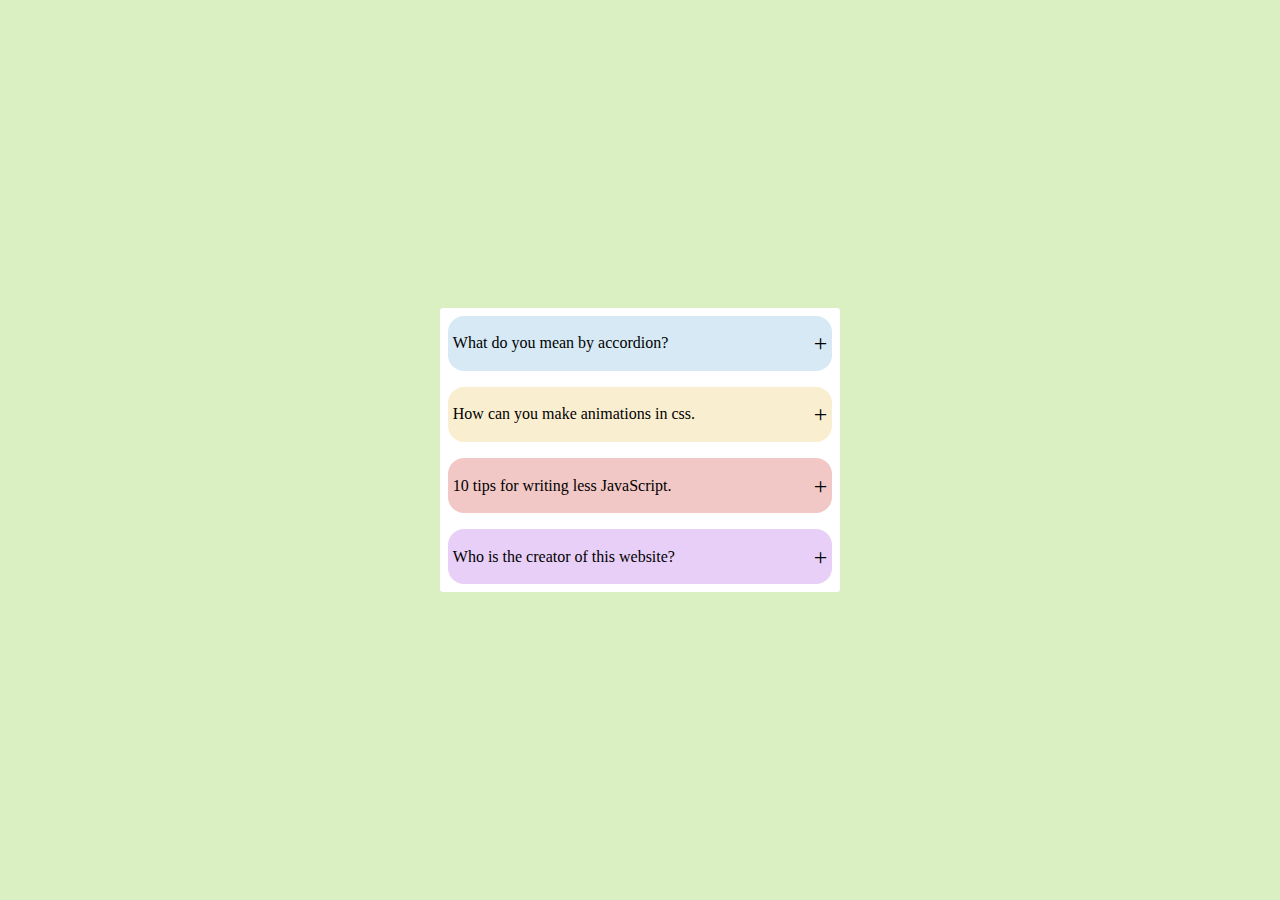
<file: accordion/index.html>
<!DOCTYPE html>
<html lang="en">
  <head>
    <meta charset="UTF-8" />
    <meta name="viewport" content="width=device-width, initial-scale=1.0" />
    <title>Accordion</title>
    <link rel="stylesheet" href="style.css" />
    <script src="script.js" defer></script>
  </head>
  <body>
    <div class="accordion">
      <div class="content skyblue">
        <header>
          <h3>What do you mean by accordion?</h3>
          <span class="icon"> + </span>
        </header>
        <p class="description">
          Lorem ipsum dolor, sit amet consectetur adipisicing elit. Quisquam
          suscipit, ea magni itaque illum, ex eius quis ut labore aliquam
          consequatur amet facere inventore ipsa, temporibus ipsam molestias
          autem. Aspernatur.
        </p>
      </div>
      <div class="content yellow">
        <header>
          <h3>How can you make animations in css.</h3>
          <span class="icon"> + </span>
        </header>
        <p class="description">
          Lorem ipsum dolor, sit amet consectetur adipisicing elit. Quisquam
          suscipit, ea magni itaque illum, ex eius quis ut labore aliquam.
        </p>
      </div>
      <div class="content salmon">
        <header>
          <h3>10 tips for writing less JavaScript.</h3>
          <span class="icon"> + </span>
        </header>
        <p class="description">
          Lorem ipsum dolor, sit amet consectetur adipisicing elit. Quisquam
          suscipit, ea magni itaque illum, ex eius quis ut labore aliquam
          consequatur amet facere inventore ipsa, temporibus ipsam molestias
          autem. Aspernatur. Lorem ipsum dolor sit amet consectetur adipisicing
          elit. Ad, labore!
        </p>
      </div>
      <div class="content violet">
        <header>
          <h3>Who is the creator of this website?</h3>
          <span class="icon"> + </span>
        </header>
        <p class="description">
          ex eius quis ut labore aliquam consequatur amet facere inventore ipsa,
          temporibus ipsam molestias autem. Aspernatur. Lorem ipsum dolor sit
          amet consectetur, adipisicing elit. Nihil tempore voluptatibus impedit
          minus non libero!
        </p>
      </div>
    </div>
  </body>
</html>
</file>
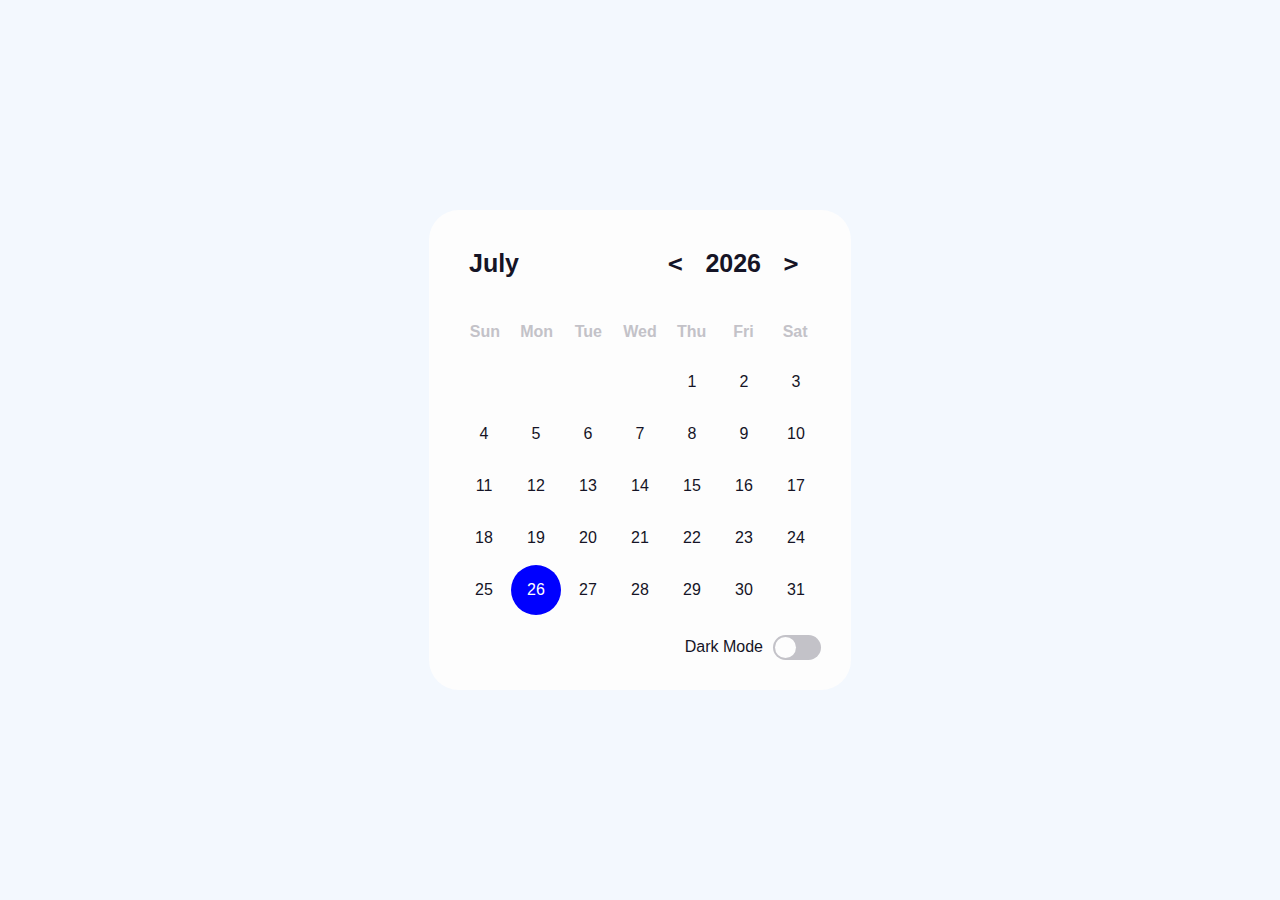
<file: Calendar/index.html>
<!DOCTYPE html>
<html lang="en">
  <head>
    <meta charset="UTF-8" />
    <meta name="viewport" content="width=device-width, initial-scale=1.0" />
    <title>Calendar</title>
    <link rel="stylesheet" href="style.css" />
    <script defer src="script.js"></script>
  </head>
  <body class="light">
    <div class="calendar">
      <header class="calendar-header">
        <span class="month-picker" id="month-picker"> November </span>

        <div class="year-picker">
          <span class="year-change" id="prev-year">
            <pre><</pre>
          </span>

          <span class="year" id="year">2023</span>

          <span class="year-change" id="next-year">
            <pre>></pre>
          </span>
        </div>
      </header>

      <div class="calendar-body">
        <ul class="calendar-week-day">
          <li>Sun</li>
          <li>Mon</li>
          <li>Tue</li>
          <li>Wed</li>
          <li>Thu</li>
          <li>Fri</li>
          <li>Sat</li>
        </ul>
        <ul class="calendar-days">
          <li>
            1
            <span></span>
            <span></span>
            <span></span>
            <span></span>
          </li>
          <li>2</li>
          <li>3</li>
          <li>4</li>
          <li>5</li>
          <li>6</li>
          <li>7</li>
          <li>8</li>
          <li>9</li>
          <li>10</li>
          <li>11</li>
          <li>12</li>
          <li>13</li>
          <li>14</li>
        </ul>
      </div>

      <div class="calendar-footer">
        <div class="toggle">
          <span class="dark-mode">Dark Mode</span>
          <div class="dark-mode-switch">
            <div class="dark-mode-swicth-indent"></div>
          </div>
        </div>
      </div>

      <div class="month-list"></div>
    </div>
  </body>
</html>
</file>
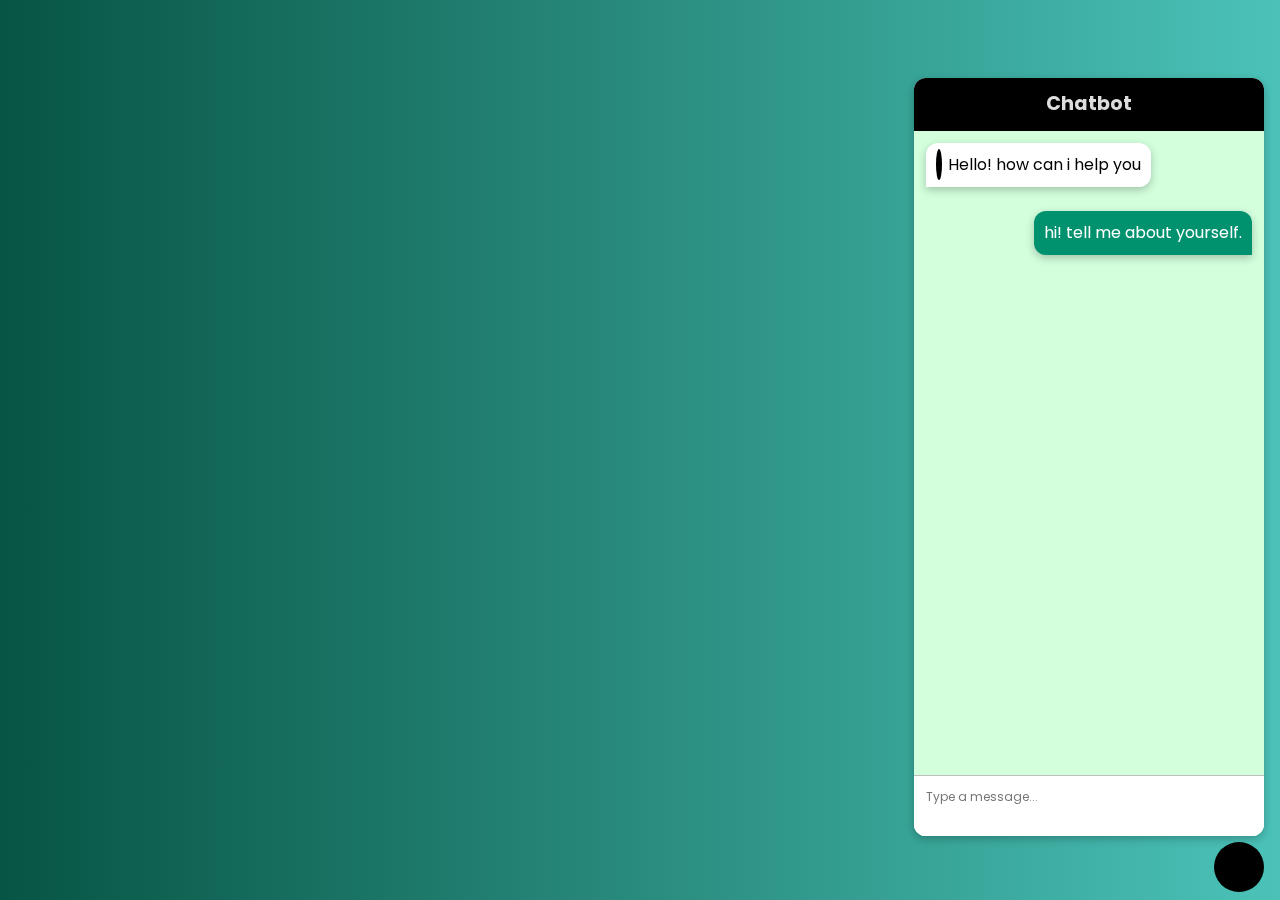
<file: chat-bot/index.html>
<!DOCTYPE html>
<html>
  <head>
    <meta charset="UTF-8" />
    <meta name="viewport" content="width=device-width, initial-scale=1" />
    <title>Messages</title>
    <link rel="stylesheet" href="style.css" />
    <link
      rel="stylesheet"
      href="https://cdnjs.cloudflare.com/ajax/libs/font-awesome/6.4.2/css/all.min.css"
      integrity="sha512-z3gLpd7yknf1YoNbCzqRKc4qyor8gaKU1qmn+CShxbuBusANI9QpRohGBreCFkKxLhei6S9CQXFEbbKuqLg0DA=="
      crossorigin="anonymous"
      referrerpolicy="no-referrer"
    />
  </head>

  <body class="show-chatbot">
    <button class="toggleChatbox" id="toggleChatbox">
      <i class="fa-solid fa-message"></i>
      <i class="fa-solid fa-xmark"></i>
    </button>

    <div class="chatbot">
      <button class="close-btn-mobile">
        <i class="fa-solid fa-xmark"></i>
      </button>
      <header class="chatbot-header">
        <h2>Chatbot</h2>
      </header>
      <div class="chat-container">
        <ul class="messages">
          <li class="message incoming">
            <i class="fa-solid fa-robot"></i>
            <span>Hello! how can i help you</span>
          </li>

          <li class="message outgoing">
            <span>hi! tell me about yourself.</span>
          </li>
        </ul>
        <div class="input-feild">
          <textarea
            class="chat-input"
            placeholder="Type a message..."
            class="input-message"
            rows="4"
            required
          ></textarea>
          <button type="submit" class="send-btn">
            <i class="fa-solid fa-paper-plane"></i>
          </button>
        </div>
      </div>
    </div>

    <script src="script.js"></script>
  </body>
</html>
</file>
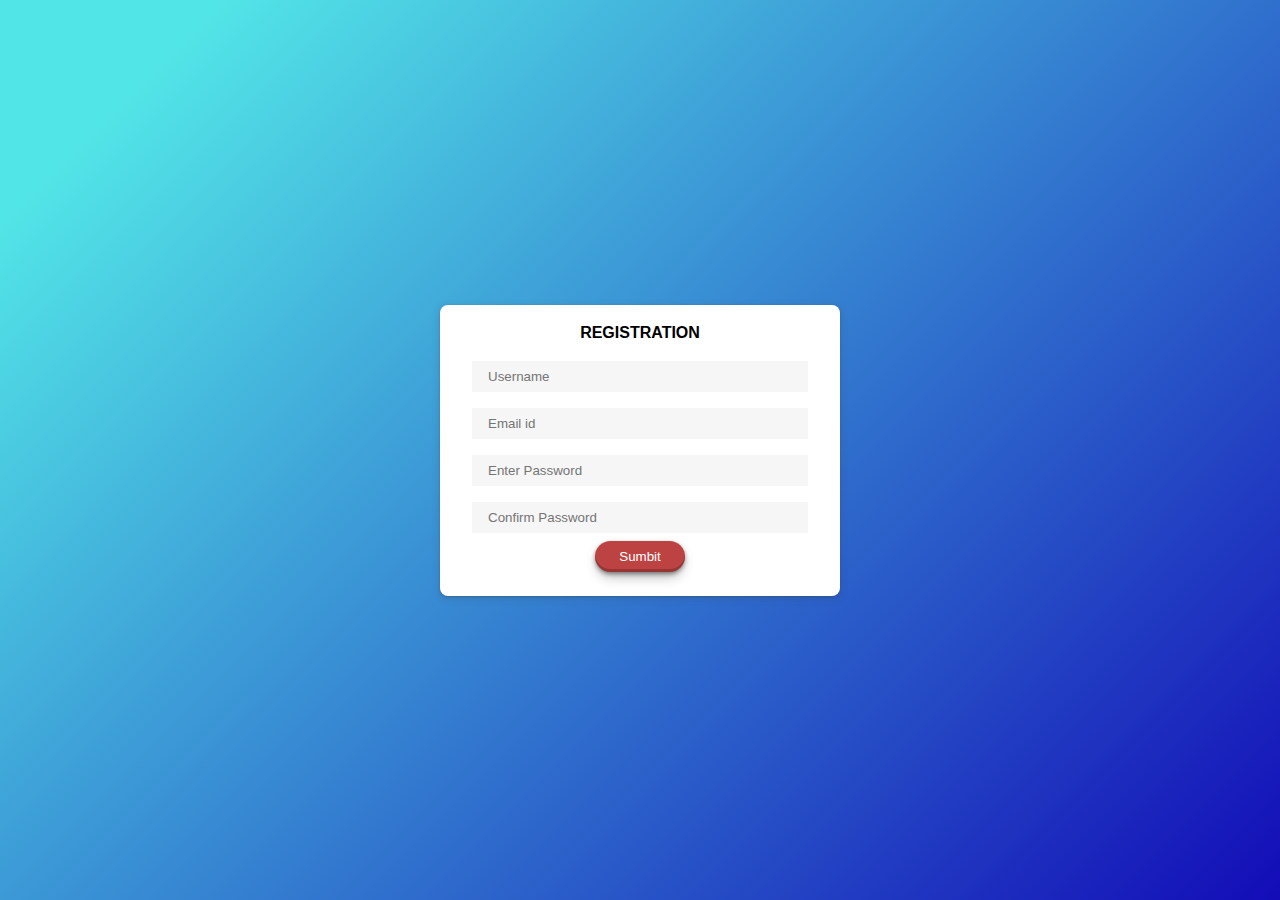
<file: form-submission/index.html>
<!DOCTYPE html>
<html lang="en">
  <head>
    <meta charset="UTF-8" />
    <meta name="viewport" content="width=device-width, initial-scale=1.0" />
    <title>Form Validation Using JavaScript</title>
    <link rel="stylesheet" href="style.css" />
  </head>
  <body>
    <form action="/">
      <fieldset>
        <legend>Registration</legend>
        <input
          type="text"
          name="username"
          id="username"
          placeholder="Username"
        />
        <span class="error-msg" id="username-error"></span>

        <input type="email" name="email" id="email" placeholder="Email id" />
        <span class="error-msg" id="email-error"></span>

        <input
          type="password"
          name="password"
          id="password"
          placeholder="Enter Password"
        />
        <span class="error-msg" id="password-error"></span>

        <input
          type="password"
          name="confirm-password"
          id="confirm-password"
          placeholder="Confirm Password"
        />
        <span class="error-msg" id="confirm-password-error"></span>

        <button class="submit-btn" id="submit-btn" type="submit">Sumbit</button>
      </fieldset>
    </form>

    <script type="module" src="script.js"></script>
  </body>
</html>
</file>
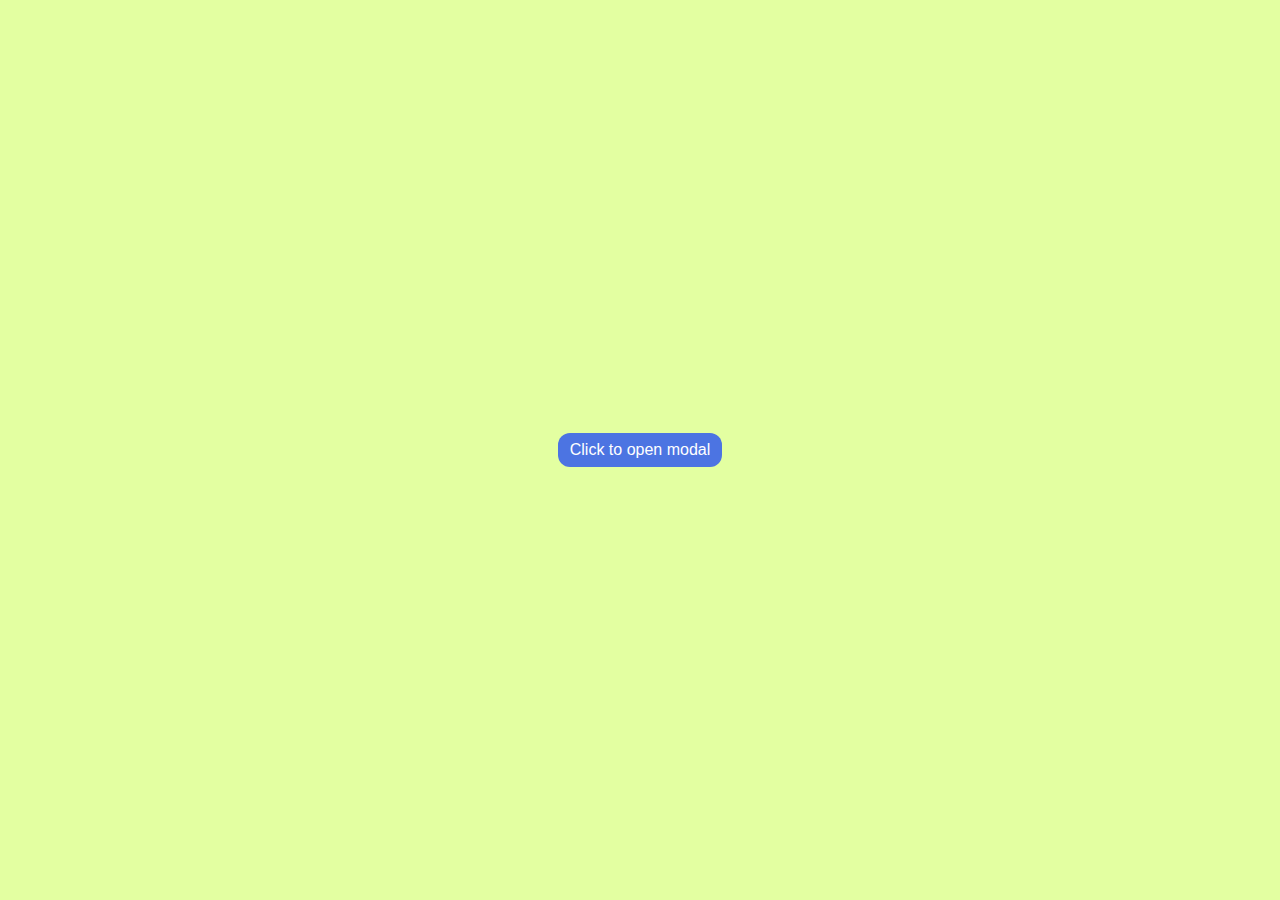
<file: modal/index.html>
<!DOCTYPE html>
<html lang="en">
  <head>
    <meta charset="UTF-8" />
    <meta name="viewport" content="width=device-width, initial-scale=1.0" />
    <title>Modals Using HTML and Javascript</title>
    <link rel="stylesheet" href="style.css" />
  </head>
  <body>
    <button data-open-modal class="open-modal-btn">Click to open modal</button>

    <dialog data-modal class="modal">
      <div class="modal-content">
        <img src="green-tick.png" alt="Checked Image" />
        <p>Thanks for clicking!</p>
        <button data-close-modal class="close-modal-btn">Close</button>
      </div>
    </dialog>

    <script src="script.js"></script>
  </body>
</html>
</file>
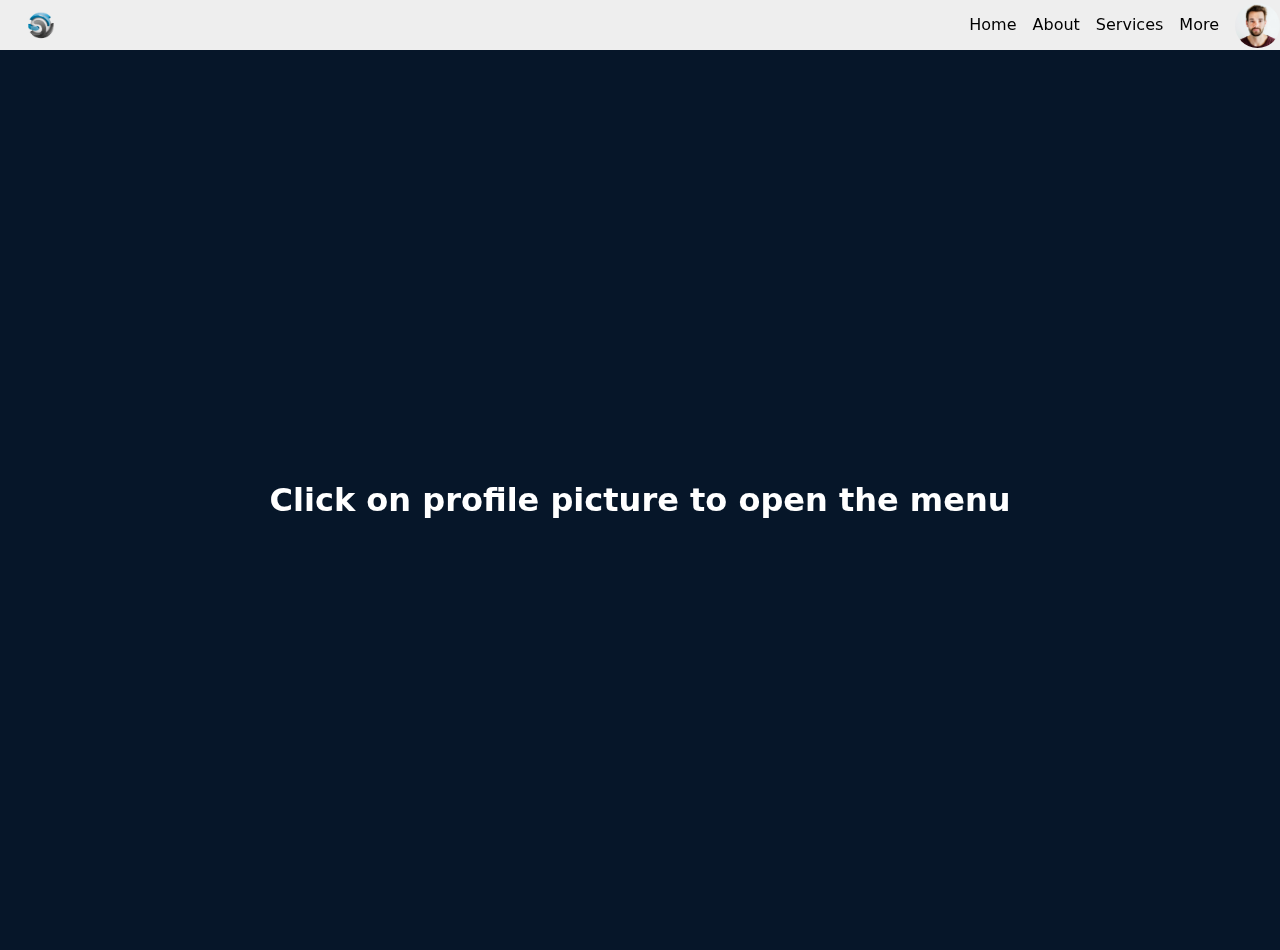
<file: profile-dropdown-menu/index.html>
<!DOCTYPE html>
<html lang="en">
  <head>
    <meta charset="UTF-8" />
    <meta name="viewport" content="width=device-width, initial-scale=1.0" />
    <title>Profile Dropdown Menu</title>
    <link rel="stylesheet" href="style.css" />
    <link
      rel="stylesheet"
      href="https://cdnjs.cloudflare.com/ajax/libs/font-awesome/6.4.2/css/all.min.css"
      integrity="sha512-z3gLpd7yknf1YoNbCzqRKc4qyor8gaKU1qmn+CShxbuBusANI9QpRohGBreCFkKxLhei6S9CQXFEbbKuqLg0DA=="
      crossorigin="anonymous"
      referrerpolicy="no-referrer"
    />
  </head>
  <body>
    <header class="header">
      <img src="logo.jpg" alt="Logo Image" class="logo" />
      <nav class="navbar">
        <ul class="nav-links">
          <li><a href="#">Home</a></li>
          <li><a href="#">About</a></li>
          <li><a href="#">Services</a></li>
          <li><a href="#">More</a></li>

          <div class="dropdown-container" id="dropdownContainer">
            <img src="user.png" alt="User Image" class="user-pic" />
            <ul class="dropdown-menu" id="dropdownMenu">
              <div class="user-info">
                <img
                  src="user.png"
                  alt="User Profile Picture"
                  class="user-pic-dropdown"
                />
                <h3 class="user-name">John Doe</h3>
              </div>
              <li>
                <a href="#"><i class="fa-solid fa-message"></i>Messages</a>
              </li>
              <li>
                <i class="fa-solid fa-shield"></i
                ><a href="#">Security and Privacy</a>
              </li>
              <li>
                <i class="fa-solid fa-bell"></i><a href="#">Notifications</a>
              </li>
              <li>
                <a href="#"><i class="fa-solid fa-gear"></i>Settings</a>
              </li>
              <li>
                <a href="#"
                  ><i class="fa-solid fa-arrow-right-from-bracket"></i>Logout</a
                >
              </li>
            </ul>
          </div>
        </ul>
      </nav>
    </header>
    <main>
      <h1>Click on profile picture to open the menu</h1>
    </main>
    <script>
      const dropdownContaier = document.querySelector("#dropdownContainer");
      const dropdownMenu = document.querySelector("#dropdownMenu");
      dropdownContaier.addEventListener("click", () => {
        dropdownMenu.classList.toggle("opened");
      });
    </script>
  </body>
</html>
</file>
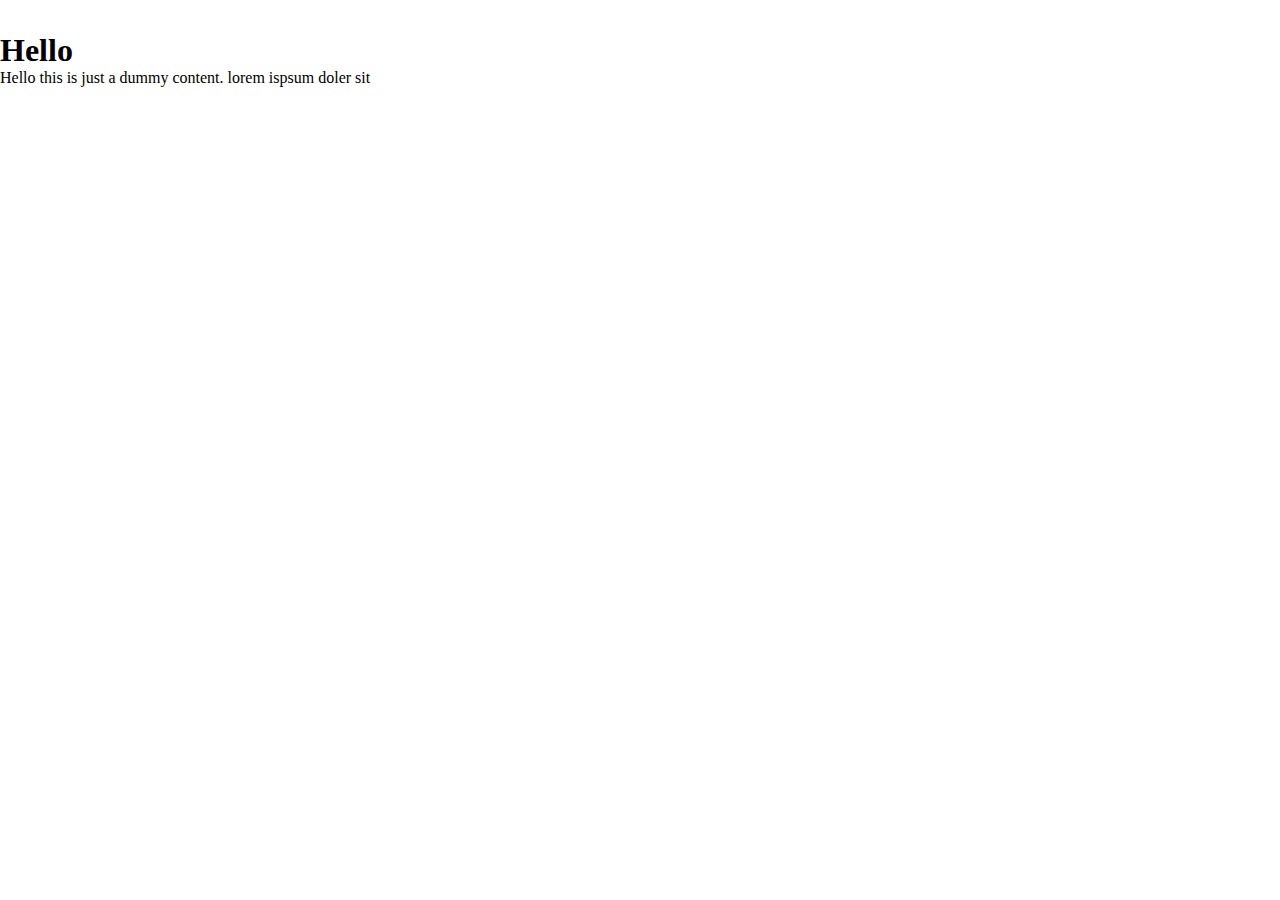
<file: sidebar/index.html>
<!DOCTYPE html>
<html>

<head>
    <meta charset="UTF-8">
    <meta name="viewport" content="width=device-width ,inital-scale=1.0">
    <title>Sidebar</title>
    <link rel="stylesheet" href="style.css">
    <script src="script.js" defer></script>
</head>

<body>
    <nav class="sidebar">
        <div class="logo">
            <h2>Logo</h2>
            <button class="toggle-btn">☰</button>
        </div>
        <ul class="sidebar-links">
            <li><a href="#">Home</a></li>
            <li><a href="#">About</a></li>
            <li><a href="#">More</a></li>
            <li><a href="#">Settings</a></li>
        </ul>
    </nav>

    <div class="content">
        <h1>Hello</h1>
        <p>Hello this is just a dummy content.
            lorem ispsum doler sit</p>
    </div>
</body>

</html>
</file>
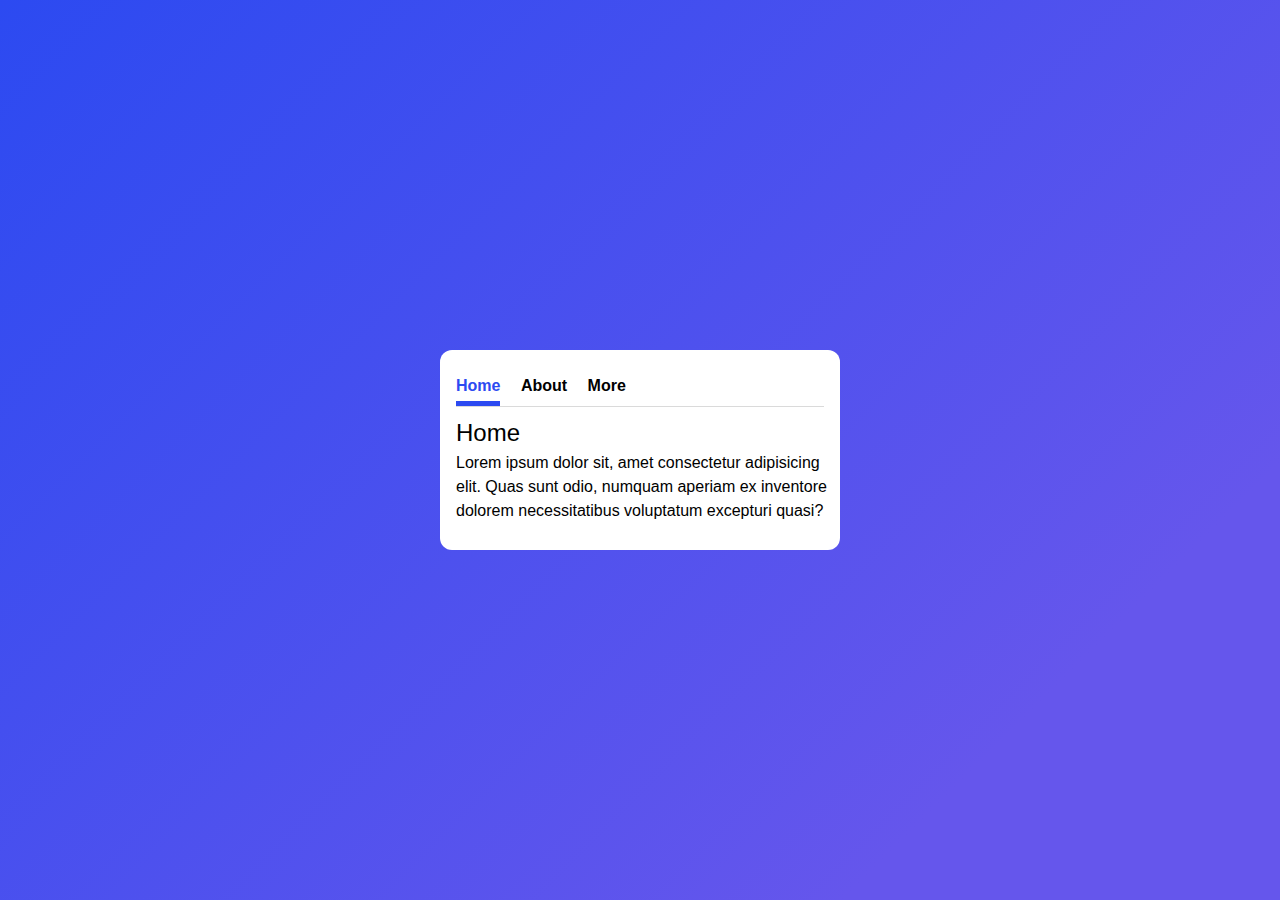
<file: tabs/index.html>
<!DOCTYPE html>
<html lang="en">
  <head>
    <meta charset="UTF-8" />
    <meta name="viewport" content="width=device-width, initial-scale=1.0" />
    <title>JavaScript Tabs</title>
    <link rel="stylesheet" href="style.css" />
    <script src="script.js" defer></script>
  </head>
  <body>
    <div class="card">
      <div class="tab-btns">
        <button data-tab="content1" class="tab-btn active">Home</button>
        <button data-tab="content2" class="tab-btn">About</button>
        <button data-tab="content3" class="tab-btn">More</button>
        <div class="line"></div>
      </div>
      <div class="content" id="content1">
        <h2>Home</h2>
        Lorem ipsum dolor sit, amet consectetur adipisicing elit. Quas sunt
        odio, numquam aperiam ex inventore dolorem necessitatibus voluptatum
        excepturi quasi?
      </div>
      <div class="content" id="content2">
        <h2>About</h2>
        Lorem ipsum dolor sit, amet consectetur adipisicing elit. Quas sunt
        odio, numquam aperiam ex inventore dolorem necessitatibus voluptatum
        excepturi quasi?
      </div>
      <div class="content" id="content3">
        <h2>More</h2>
        Lorem ipsum dolor sit, amet consectetur adipisicing elit. Quas sunt
        odio, numquam aperiam ex inventore dolorem necessitatibus voluptatum
        excepturi quasi?
      </div>
    </div>
  </body>
</html>
</file>
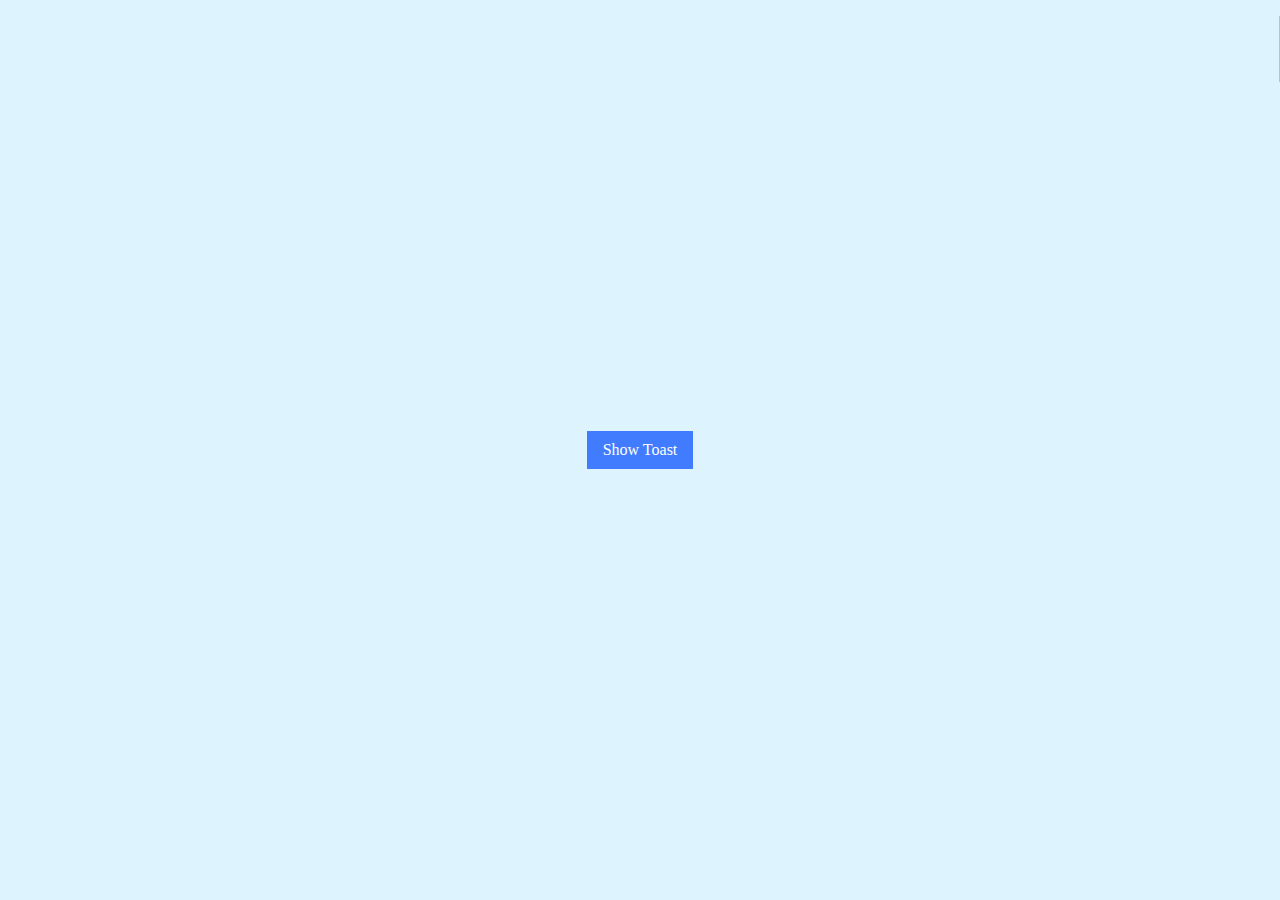
<file: Toast Notification/index.html>
<!DOCTYPE html>
<html>

<head>
    <meta charset="UTF-8">
    <meta name="viewport" content="width=device-width, initial-scale=1">
    <title>Toast Notification</title>
    <link rel="stylesheet" href="style.css">
    <link rel="stylesheet" href="https://cdnjs.cloudflare.com/ajax/libs/font-awesome/6.4.2/css/all.min.css" integrity="sha512-z3gLpd7yknf1YoNbCzqRKc4qyor8gaKU1qmn+CShxbuBusANI9QpRohGBreCFkKxLhei6S9CQXFEbbKuqLg0DA==" crossorigin="anonymous" referrerpolicy="no-referrer" />
</head>

<body>
    <div class="toast">
        <div class="toast-messages">
            <i class="fa-solid fa-check"></i>
            <div class="message">
                <p class="msg-1">You have recived a message!</p>
                <p class="msg-2">This is an example toast message</p>
            </div>
        </div>
        <div class="progress"></div>
        <i class="fa-solid fa-xmark" id="close-toast"></i>
    </div>

<button class="show-toast">Show Toast</button>

    <script src="script.js"></script>
</body>

</html>
</file>
<file: accordion/style.css>
*,
*::before,
*::after {
  box-sizing: border-box;
}

* {
  margin: 0;
  padding: 0;
}

.skyblue {
  background: hsl(203, 61%, 90%);
}
.salmon {
  background: hsl(4, 61%, 86%);
}
.yellow {
  background: hsl(42, 80%, 90%);
}
.violet {
  background: hsl(277, 71%, 89%);
}

body {
  line-height: 1.5;
  -webkit-font-smoothing: antialiased;
  font-family: Georgia, "Times New Roman", Times, serif;
  width: 100vw;
  height: 100vh;
  display: grid;
  place-items: center;
  background: hsl(87, 60%, 85%);
  overflow-x: hidden;
}

.accordion {
  width: 400px;
  background: #fff;
  padding: 0.5rem;
  border-radius: 0.2rem;
  display: flex;
  flex-direction: column;
  gap: 1rem;
}

.accordion .content {
  padding: 0.3rem;
  border-radius: 1rem;
}

.content header {
  display: flex;
  justify-content: space-between;
  align-items: center;
  padding-block: 0.3rem;
}

header :is(h3, .icon) {
  font-weight: 300;
  font-size: 1rem;
}

header .icon {
  font-size: 1.5rem;
}

.content .description {
  font-size: 0.8rem;
  font-family: Arial, Helvetica, sans-serif;
  padding-inline: 0.5rem;
  height: 0px;
  transition: all 0.4s ease-in-out;
  overflow: hidden;
}
</file>
<file: Calendar/style.css>
:root {
  --dark-body: #4d4c5a;
  --dark-main: #141529;
  --dark-second: #79788c;
  --dark-hover: #323048;
  --dark-text: #f8fbff;

  --light-body: #f3f8fe;
  --light-main: #fdfdfd;
  --light-second: #c3c2c8;
  --light-hover: #edf0f5;
  --light-text: #151426;

  --primary-blue: #00f;
  --primary-white: #fff;

  --shadow: 0px 7px 29 0px rgba(100, 100, 111, 0.3);

  --ff-body: cursive, sans-serif;
}

.dark {
  --bg-body: var(--dark-body);
  --bg-main: var(--dark-main);
  --bg-second: var(--dark-second);
  --color-hover: var(--dark-hover);
  --color-text: var(--dark-text);
}

.light {
  --bg-body: var(--light-body);
  --bg-main: var(--light-main);
  --bg-second: var(--light-second);
  --color-hover: var(--light-hover);
  --color-text: var(--light-text);
}

*,
*::before,
*::after {
  box-sizing: border-box;
}

* {
  margin: 0;
  padding: 0;
}

ul {
  list-style: none;
}

a {
  text-decoration: none;
}

body {
  height: 100svh;
  width: 100vw;
  line-height: 1.5;
  -webkit-font-smoothing: antialiased;
  display: grid;
  place-items: center;
  font-family: var(--ff-body);
  background-color: var(--bg-body);
}

.calendar {
  height: max-content;
  width: max-content;
  background-color: var(--bg-main);
  position: relative;
  overflow: hidden;
  border-radius: 30px;
  padding: 20px;
}

body.light .calendar {
  box-shadow: var(--shadow);
}

.calendar-header {
  display: flex;
  justify-content: space-between;
  align-items: center;
  font-size: 25px;
  font-weight: 600;
  color: var(--color-text);
  padding: 10px;
}

.calendar-body {
  padding: 10px;
}

.calendar-week-day {
  display: grid;
  grid-template-columns: repeat(7, 1fr);
  font-weight: 600;
  height: 50px;
}

.calendar-week-day li {
  display: grid;
  place-items: center;
  color: var(--bg-second);
}

.calendar-days {
  display: grid;
  grid-template-columns: repeat(7, 1fr);
  gap: 2px;
  color: var(--color-text);
}

.calendar-days li {
  width: 50px;
  height: 50px;
  display: flex;
  justify-content: center;
  align-items: center;
  padding: 5px;
  padding-right: auto;
  cursor: pointer;
  position: relative;
  animation: to-top 1s forwards;
}

.month-picker {
  padding: 5px 10px;
  border-radius: 10px;
  cursor: pointer;
}

.year-picker {
  display: flex;
  align-items: center;
}

.year-change {
  height: 40px;
  width: 40px;
  border-radius: 50%;
  display: grid;
  place-items: center;
  cursor: pointer;
  margin: 0 10px;
}

.month-picker:hover,
.year-change:hover {
  background-color: var(--color-hover);
}

.calendar-footer {
  padding: 10px;
  display: flex;
  justify-content: flex-end;
  align-items: center;
}

.toggle {
  display: flex;
}

.toggle span {
  margin-right: 10px;
  color: var(--color-text);
}

.dark-mode-switch {
  position: relative;
  width: 48px;
  height: 25px;
  border-radius: 14px;
  background-color: var(--bg-second);
  cursor: pointer;
}

.dark-mode-swicth-indent {
  height: 21px;
  width: 21px;
  border-radius: 50%;
  background-color: var(--bg-main);
  position: absolute;
  top: 2px;
  left: 2px;
  transition: left 0.2s ease-in-out;
}

.dark .dark-mode-switch .dark-mode-swicth-indent {
  top: 2px;
  left: calc(2px + 50%);
}

.calendar-days li span {
  position: absolute;
}

.calendar-days li:hover span {
  transition: width 200ms ease-in-out, height 200ms ease-in-out;
}

.calendar-days li span:nth-child(1),
.calendar-days li span:nth-child(3) {
  width: 2px;
  height: 0;
  background: var(--color-text);
}
.calendar-days li:hover span:nth-child(1),
.calendar-days li:hover span:nth-child(3) {
  height: 100%;
}

.calendar-days li span:nth-child(1) {
  bottom: 0;
  left: 0;
}
.calendar-days li span:nth-child(3) {
  top: 0;
  right: 0;
}

.calendar-days li span:nth-child(2),
.calendar-days li span:nth-child(4) {
  width: 0;
  height: 2px;
  background: var(--color-text);
}

.calendar-days li:hover span:nth-child(2),
.calendar-days li:hover span:nth-child(4) {
  width: 100%;
}

.calendar-days li span:nth-child(2) {
  top: 0;
  left: 0;
}
.calendar-days li span:nth-child(4) {
  bottom: 0;
  right: 0;
}

.calendar-days li:hover span:nth-child(2) {
  transition-delay: 0.2s;
}
.calendar-days li:hover span:nth-child(3) {
  transition-delay: 0.4s;
}
.calendar-days li:hover span:nth-child(4) {
  transition-delay: 0.6s;
}

.calendar-days li.current-day {
  background-color: var(--primary-blue);
  color: var(--primary-white);
  border-radius: 50%;
}

.calendar-days li.current-day span {
  display: none;
}

.month-list {
  position: absolute;
  width: 100%;
  height: 100%;
  top: 0;
  left: 0;
  padding: 20px;
  color: var(--color-text);
  background: var(--bg-main);
  gap: 5px;
  display: grid;
  grid-template-columns: repeat(3, auto);
  transform: scale(1.5);
  visibility: hidden;
  pointer-events: none;
}

.month-list.show {
  transform: scale(1);
  visibility: visible;
  pointer-events: visible;
  transition: all 200ms ease-in-out;
}

.month-list > div > div {
  width: 100%;
  padding: 5px 20px;
  border-radius: 10px;
  text-align: center;
  cursor: pointer;
}

.month-list > div > div:hover {
  background-color: var(--color-hover);
}

@keyframes to-top {
  from {
    transform: translateY(100%);
    opacity: 0;
  }
  to {
    transform: translateY(0);
    opacity: 1;
  }
}
</file>
<file: chat-bot/style.css>
@import url("https://fonts.googleapis.com/css2?family=Poppins:wght@300;400;500&display=swap");
* {
  margin: 0;
  padding: 0;
  box-sizing: border-box;
}

body {
  width: 100vw;
  height: 100svh;
  background: linear-gradient(to left, #4bc2b8, #075544);
  font-family: Poppins, sans-serif;
  line-height: 1.5;
}

.chatbot {
  position: fixed;
  bottom: 4rem;
  right: 1rem;
  width: 350px;
  background: #fff;
  overflow: hidden;
  border-radius: 12px;
  box-shadow: rgba(0, 0, 0, 0.24) 0px 3px 8px;
  scale: 0.5;
  pointer-events: none;
  opacity: 0;
  transition: all ease-in-out 0.5s;
}

.show-chatbot .chatbot {
  scale: 1;
  pointer-events: auto;
  opacity: 1;
}

.chatbot .chatbot-header {
  font-size: 0.8rem;
  width: 100%;
  background: #000;
  color: #ddd;
  text-align: center;
  padding: 12px;
}

.chatbot .chat-container {
  padding: 0 12px;
  height: calc(85svh - 60px);
  overflow-y: auto;
  background: #d3ffdd;
}

.messages {
  list-style: none;
  display: flex;
  flex-direction: column;
}

.message {
  background: #fff;
  max-width: 60ch;
  word-wrap: break-word;
  margin: 12px 0;
  padding: 10px;
  box-shadow: rgba(0, 0, 0, 0.24) 0px 3px 8px;
}

.message.incoming i.fa-robot {
  padding: 4px 3px;
  background: #000;
  color: #fff;
  margin-right: 6px;
  border-radius: 50%;
}

.message.incoming {
  align-self: start;
  border-radius: 12px 12px 12px 0px;
}

.message.outgoing {
  background: #00916e;
  color: #fff;
  align-self: end;
  border-radius: 12px 12px 0 12px;
}

.input-feild {
  position: absolute;
  display: flex;
  align-items: center;
  bottom: 0;
  left: 0;
  right: 0;
  background: #fff;
  border-top: 1px solid #bdbdbd;
  width: 100%;
}

.input-feild textarea {
  width: 90%;
  height: 60px;
  resize: none;
  border: none;
  padding: 12px;
  font: inherit;
  font-size: 0.75rem;
  outline: none;
}

.input-feild .send-btn {
  padding: 6px;
  visibility: hidden;
  font-size: 1rem;
  background: transparent;
  border: none;
  cursor: pointer;
}

.close-btn-mobile {
  position: absolute;
  padding: 12px;
  top: 4px;
  font-size: 1rem;
  right: 0;
  background: transparent;
  color: #fff;
  display: none;
  border: none;
  cursor: pointer;
}

.toggleChatbox {
  position: fixed;
  bottom: 0.5rem;
  right: 1rem;
  width: 50px;
  height: 50px;
  font-size: 1rem;
  background: #000000;
  border: none;
  outline: none;
  cursor: pointer;
  border-radius: 50%;
  color: #fff;
  display: flex;
  align-items: center;
  justify-content: center;
}

.toggleChatbox i {
  position: absolute;
}

.input-feild textarea:valid ~ .send-btn {
  visibility: visible;
}
.show-chatbot .toggleChatbox i:first-child,
.toggleChatbox i:last-child {
  opacity: 0;
}

.show-chatbot .toggleChatbox i:last-child {
  opacity: 1;
}

span.prosessing-text {
  animation: text-animation 2s linear infinite;
}

@keyframes text-animation {
  0% {
    opacity: 1;
  }
  25% {
    opacity: 0;
  }
  75% {
    opacity: 0;
  }
  98% {
    opacity: 0.5;
  }
  100% {
    opacity: 1;
  }
}

@media (max-width: 490px) {
  .chatbot {
    right: 0;
    bottom: 0;
    width: 100%;
    height: 100%;
    border-radius: 0px;
  }

  .chatbot .chat-container {
    height: 90%;
  }
  .close-btn-mobile {
    display: block;
  }
}
</file>
<file: form-submission/style.css>
*,
*::before,
*::after {
  box-sizing: border-box;
}

* {
  margin: 0;
  padding: 0;
}

body {
  height: 100vh;
  width: 100vw;
  font-family: Arial, Helvetica, sans-serif;
  display: flex;
  align-items: center;
  justify-content: center;
  line-height: 1.5;
  background-image: linear-gradient(135deg, #52e5e7 10%, #130cb7 100%);
  color: #ffffff;
  -webkit-font-smoothing: antialiased;
}

form {
  width: 400px;
  background: #fff;
  color: #000;
  padding-block: 1rem;
  border-radius: 0.5rem;
  text-align: center;
  box-shadow: rgba(60, 64, 67, 0.3) 0px 1px 2px 0px,
    rgba(60, 64, 67, 0.15) 0px 2px 6px 2px;

  fieldset {
    border: none;
    padding-block: 0.5rem;
    padding-inline: 2rem;

    legend {
      font-size: 1rem;
      font-weight: 600;
      text-transform: uppercase;
    }
  }

  input {
    border: none;
    outline: none;
    background: #f6f6f6;
    width: 100%;
    padding: 0.5rem 1rem;
    margin-block: 0.5rem;
  }

  .submit-btn {
    border: none;
    box-shadow: rgba(0, 0, 0, 0.4) 0px 2px 4px,
      rgba(0, 0, 0, 0.3) 0px 7px 13px -3px,
      rgba(0, 0, 0, 0.2) 0px -3px 0px inset;
    padding: 0.5rem 1.5rem;
    margin: 0 auto;
    border-radius: 1rem;
    background: rgb(189, 67, 67);
    color: #fff;
    cursor: pointer;
  }
  .submit-btn:active {
    box-shadow: none;
  }

  span {
    display: block;
    text-align: left;
    font-size: 12px;
  }
}
</file>
<file: modal/style.css>
*,
*::before,
*::after {
  box-sizing: border-box;
}

* {
  margin: 0;
  padding: 0;
}

body {
  line-height: 1.5;
  -webkit-font-smoothing: antialiased;
  background: #e3ffa1;
  height: 100vh;
  width: 100vw;
  display: grid;
  place-items: center;
  overflow: hidden;
}

.modal {
  position: absolute;
  top: 40%;
  left: 50%;
  transform: translate(-50%, -50%);
  border: none;
  width: 300px;
  aspect-ratio: 16/9;
  text-align: center;
  border-radius: 12px;
  transition: all 0.4s;
  opacity: 0;
}

.modal::backdrop {
  background: hsla(0, 0%, 0%, 0.4);
}

.modal-content {
  width: 100%;
  height: 100%;
  display: flex;
  align-items: center;
  justify-content: center;
  flex-direction: column;
  gap: 1rem;
}

.modal-content img {
  width: 50px;
  aspect-ratio: 1;
}
.open-modal-btn,
.close-modal-btn {
  background: #4c74e2;
  color: #fff;
  font-size: 1rem;
  padding: 8px 12px;
  border-radius: 12px;
  border: none;
}
</file>
<file: profile-dropdown-menu/style.css>
*,
*::before,
*::after {
  box-sizing: border-box;
}

* {
  margin: 0;
  padding: 0;
}

img,
picture,
video,
canvas,
svg {
  display: block;
  max-width: 100%;
}

body {
  font-family: system-ui, "Segoe UI", Roboto, "Open Sans", "Helvetica Neue",
    sans-serif;
  line-height: 1.5;
  background: #061629;
  color: #fff;
  -webkit-font-smoothing: antialiased;
  overflow: hidden;
}

main {
  display: flex;
  align-items: center;
  justify-content: center;
  height: 100vh;
}
ul {
  list-style: none;
}

a {
  text-decoration: none;
}

header {
  display: flex;
  align-items: center;
  justify-content: space-between;
  background: #eee;
  color: #000;
}
.logo {
  width: 50px;
  margin-inline: 1rem;
  mix-blend-mode: multiply;
}

.navbar {
  position: relative;
  width: 100%;
  text-align: center;
}

.navbar > .nav-links > li {
  display: inline;
  margin-right: 1rem;
}

.nav-links {
  display: flex;
  align-items: center;
  justify-content: end;
}

.navbar > .nav-links > li a {
  color: #000;
}

.dropdown-container {
  float: right;
}

.dropdown-menu {
  width: 200px;
  border-radius: 6px;
  overflow: hidden;
  max-height: 0px;
  position: absolute;
  top: 3rem;
  right: 0.5rem;
  background: white;
  color: #000;
  transition: 0.5s ease-in-out;
  text-align: left;
}

.dropdown-menu > * {
  padding: 0.5rem;
}

.dropdown-menu a {
  color: #000;
}

.user-info {
  display: flex;
  align-items: center;
  gap: 0.5rem;
  border-bottom: 1px solid rgb(219, 215, 215);
}

.user-pic {
  width: 45px;
  object-fit: cover;
  border-radius: 50%;
  aspect-ratio: 1;
}

.user-pic-dropdown {
  width: 80px;
}

.dropdown-menu.opened {
  max-height: 300px;
}

i {
  margin-right: 8px;
}
</file>
<file: sidebar/style.css>
* {
    margin: 0;
    padding: 0;
    box-sizing: border-box;
}

.sidebar {
    width: 200px;
    height: 100svh;
    background: #C3D9FF;
    position: fixed;
    top: 0;
    left: -100%;
    transition: all 0.4s ;
}

.sidebar.active {
    left: 0;
}

.sidebar-links {
    list-style: none;
    padding: 1.5rem 1rem;
}

.sidebar-links li a {
    color: #272727;
}

.sidebar li+li {
    margin-top: 1rem;
}

.sidebar-links li a:hover {
    color: #0B57FF;
}

.sidebar .logo {
    display: flex;
    justify-content: space-between;
}

.sidebar .toggle-btn {
    position: absolute;
    left: 200%;
    padding: 8px 12px;
    background: #000;
    color: #fff;
    border: none;
    font-size: 1rem;
    border-radius: 50%;
}

.toggle-btn.active{
    left: 100%;
}

.content{
    padding-block: 2rem;
}
</file>
<file: tabs/style.css>
*,
*::before,
*::after {
  box-sizing: border-box;
}

* {
  margin: 0;
  padding: 0;
}

body {
  line-height: 1.5;
  -webkit-font-smoothing: antialiased;
  width: 100dvw;
  height: 100dvh;
  font-family: "Gill Sans", "Gill Sans MT", Calibri, "Trebuchet MS", sans-serif;
  background: linear-gradient(-45deg, #6556ec 20%, #2c4af1);
  display: grid;
  place-items: center;
}

.card {
  width: clamp(350px, 25rem, 90%);
  height: 200px;
  background-color: #fff;
  padding: 1rem;
  border-radius: 12px;
  overflow: hidden;
  position: relative;
}

.tab-btns {
  width: 100%;
  font-weight: 600;
  border-bottom: 1px solid #dadada;
  padding-block: 0.5rem;
  position: relative;
}

.tab-btns .tab-btn {
  background: none;
  border: none;
  margin-right: 1rem;
  font: inherit;
  cursor: pointer;
}

.tab-btns .tab-btn:hover,
.tab-btns .active {
  color: #2c4af1;
}

.tab-btns .line {
  position: absolute;
  bottom: 0;
  left: 0;
  height: 5px;
  background: #2c4af1;
  transition: left 0.5s ease;
}

.content {
  display: block;
  position: absolute;
  padding: 0.5rem 0;
  transform: translateX(100%);
  transition: 0.3s ease-out;
}

.content h2 {
  font-weight: 300;
  font-size: 1.5rem;
}

#content1 {
  transform: translateX(0);
}
</file>
<file: Toast Notification/style.css>
@import url('https://fonts.googleapis.com/css2?family=Poppins:wght@200;400;600&display=swap');

*,
*::before,
*::after {
    box-sizing: border-box;
}

* {
    margin: 0;
    padding: 0;
}

body {
    font-family: Poppins sans-serif;
    background: #DDF4FF;
    height: 100vh;
    width: 100vw;
    display: flex;
    align-items: center;
    justify-content: center;
    position: relative;
}

.toast{
    background: #fff;
    position: absolute;
    top: 1rem;
    right: 1rem;
    padding: 1rem;
    border-left: 3px solid #417CFF;
    overflow: hidden !important;
    transform: translateX(calc(100% + 1rem));
    transition: all 0.4s cubic-bezier(0.68, -0.55, 0.265, 1.55);
}

.toast.active{
 transform: translateX(0);
}

.toast .toast-messages{
    display: flex;
    align-items: center;
    gap: 10px;
}

.toast-messages .msg-1{
    font-weight: 400;
    font-size: 14px;
    color: #696969;
}

.toast-messages .msg-2{
    text-align: center;
    font-weight: 600;
}

.toast-messages .fa-check{
    background: #32FC67;
    color: #fff;
    padding: 10px;
    border-radius: 50%;
}

.toast .fa-xmark{
    position: absolute;
    top: 5px;
    right: 5px;
    color: #FF3314;
}

.toast .progress{
    position: absolute;
    bottom: 0;
    right: 0;
    width: 100%;
    height: 4px;
    background: #dadada;
}

.toast .progress::before{
    content: "";
    position: absolute;
    bottom: 0;
    right: 0;
    width: 100%;
    height: 100%;
    background: #134FD6;
}

.progress.active::before{
    animation: progress 5s linear forwards;
}

@keyframes progress{
    to{
        right: 100%;
    }
}

.show-toast{
    padding: 10px 16px;
    font: inherit;
    border: none;
    background: #417CFF;
    color: #fff;
    border: none;
    background: #417CFF;
    color: #fff;
    cursor: pointer;
    /* Add cursor pointer for better interaction */
}
</file>
